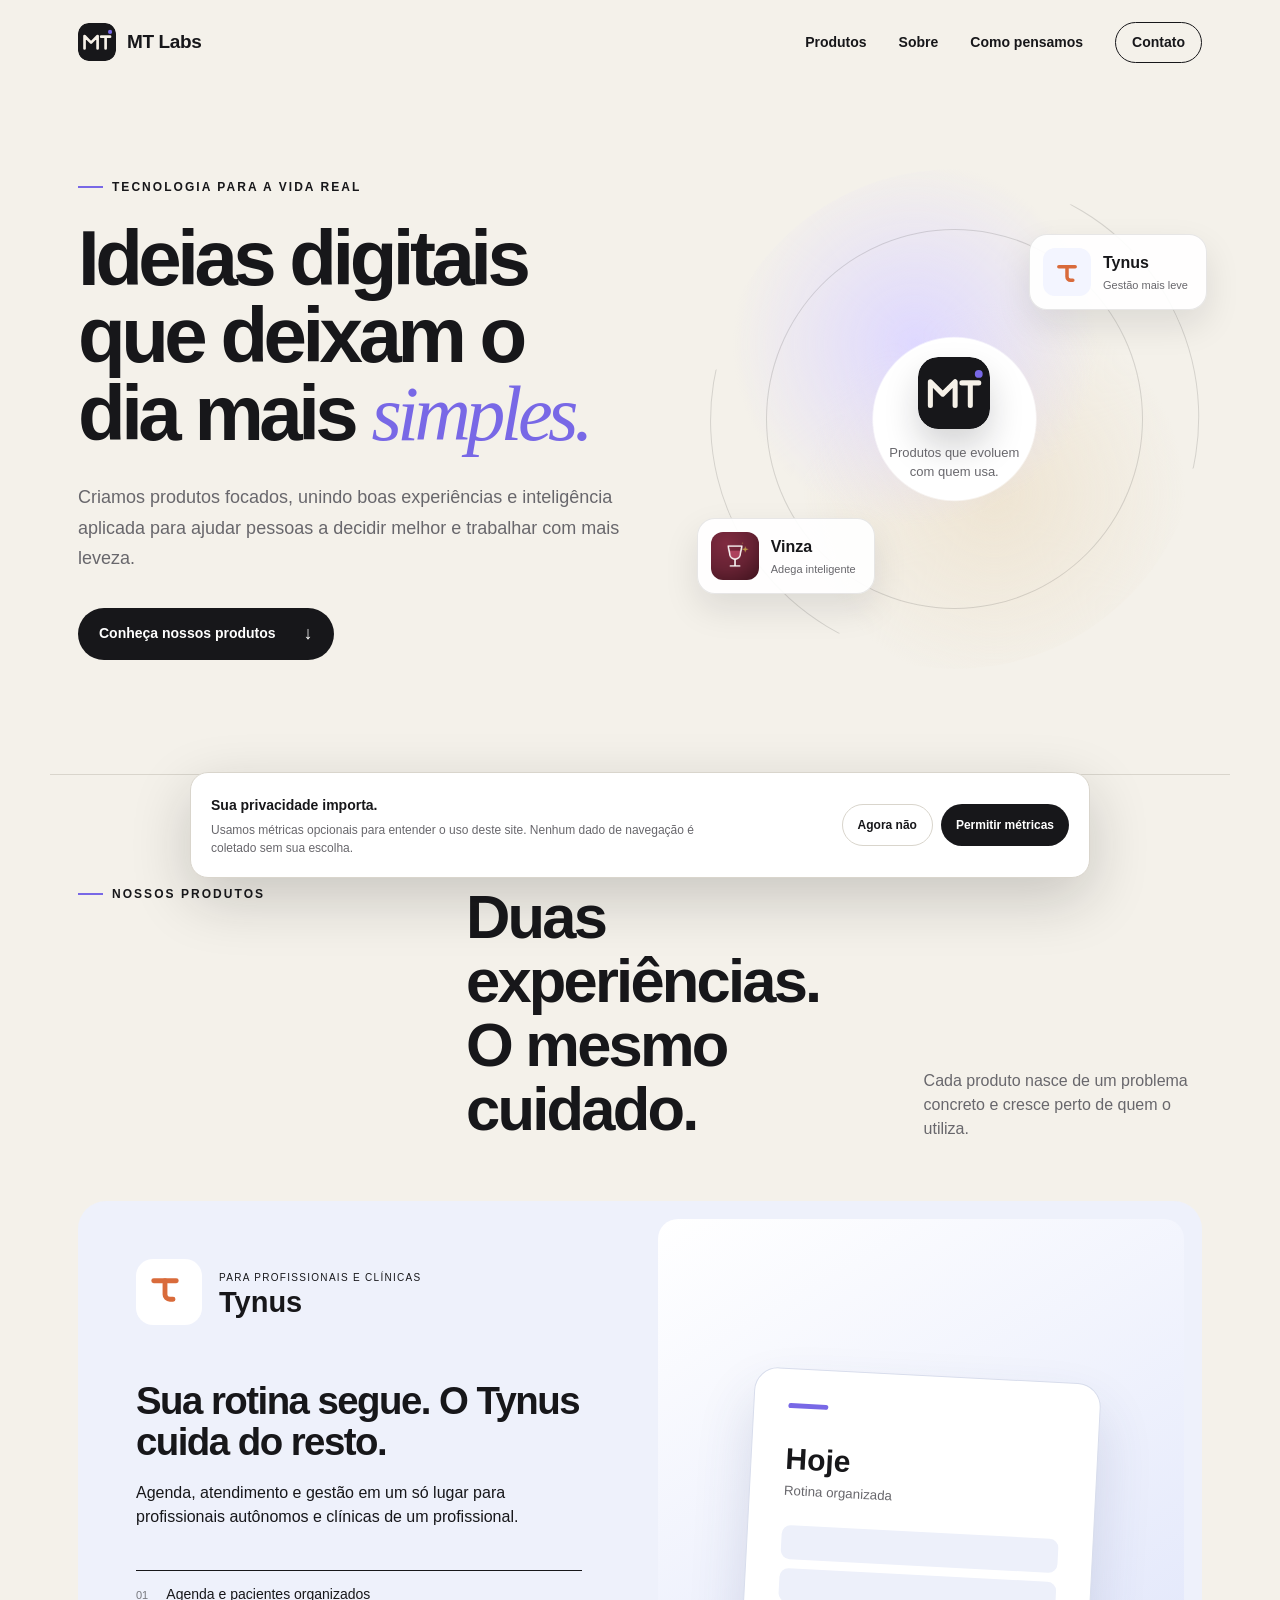
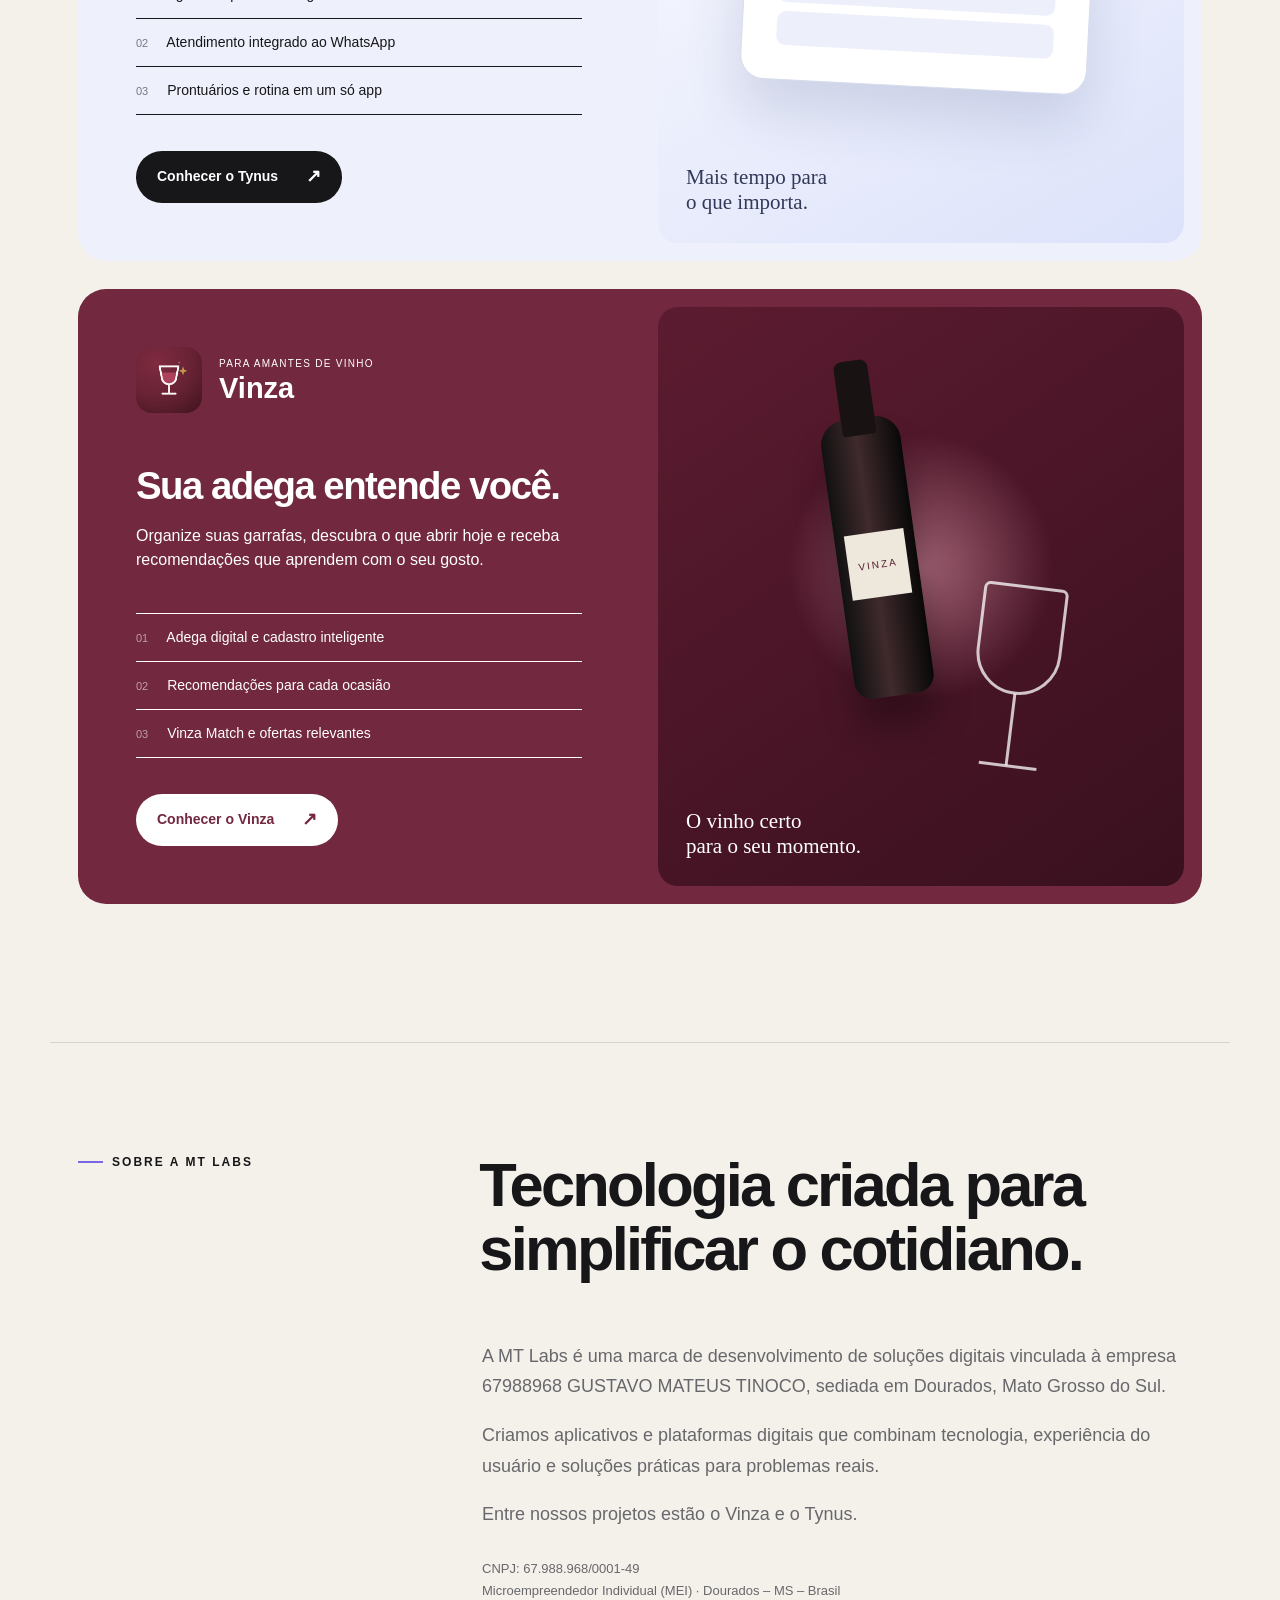
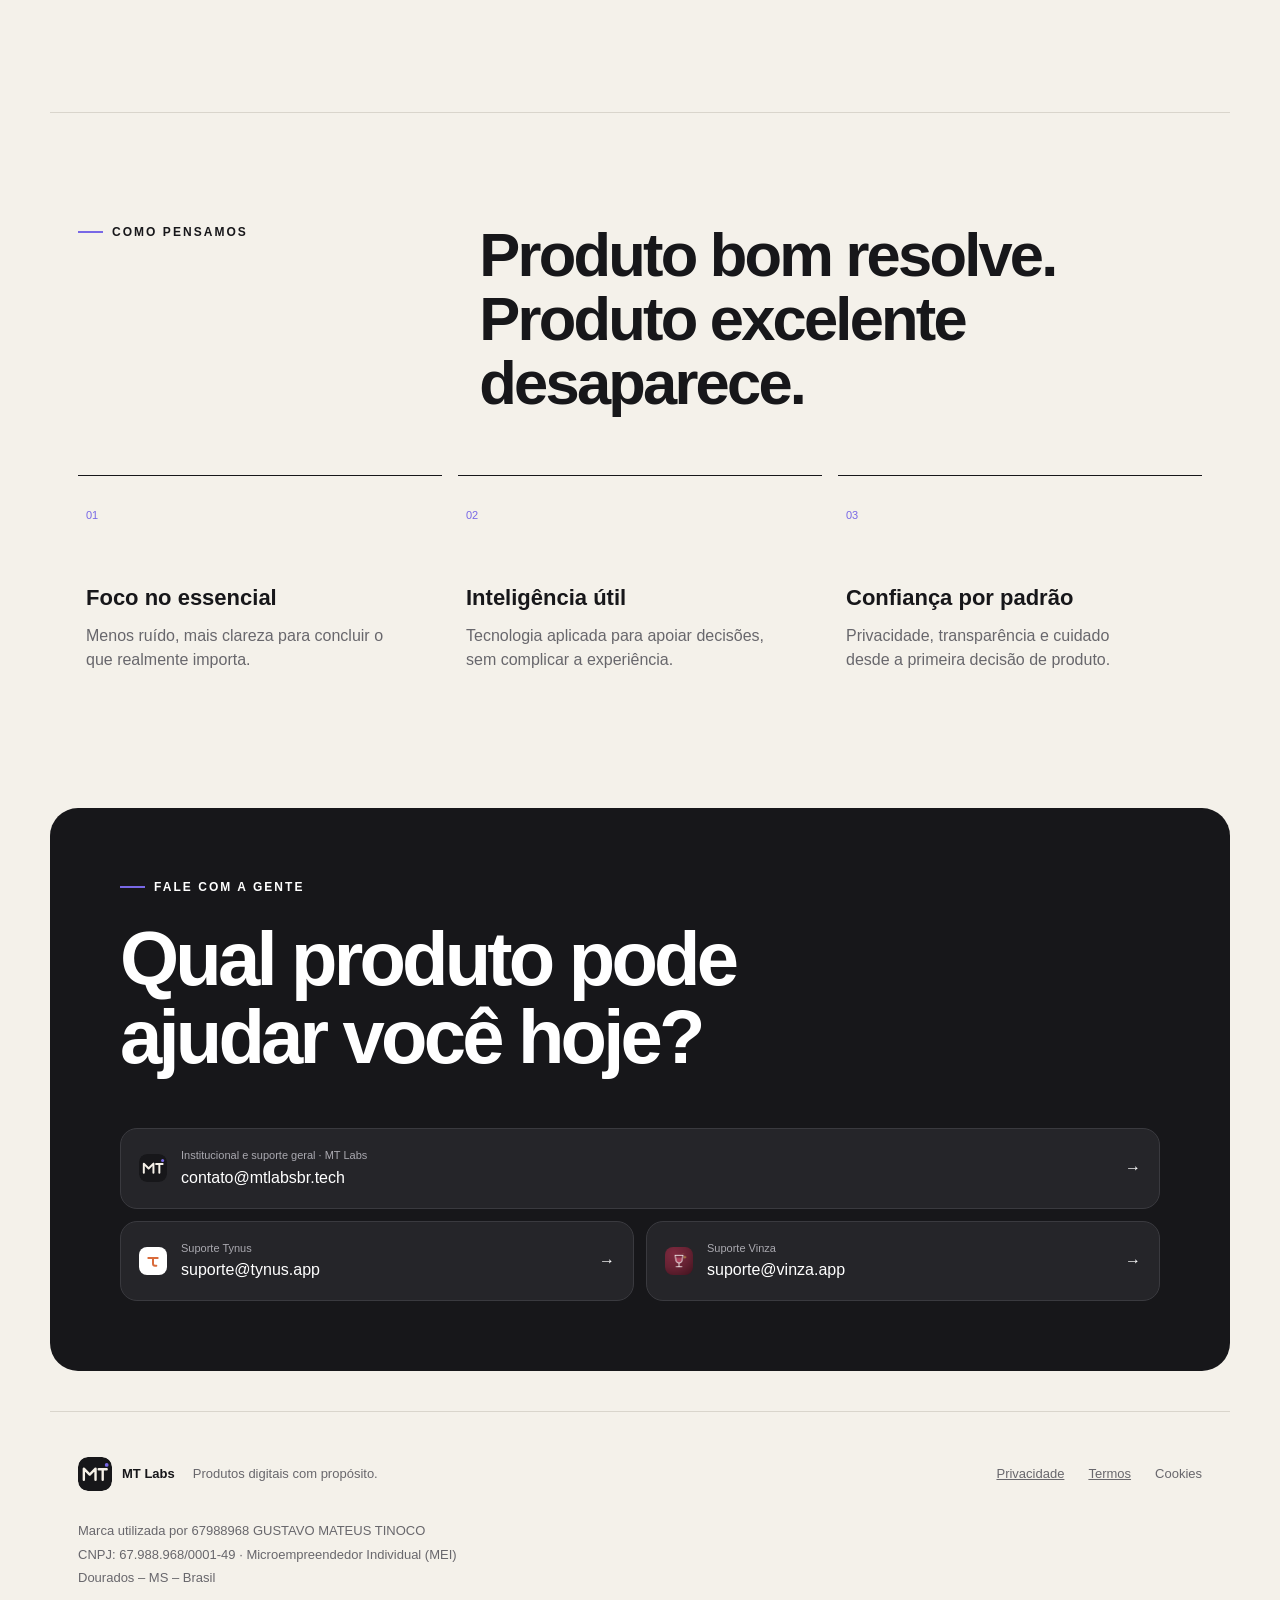
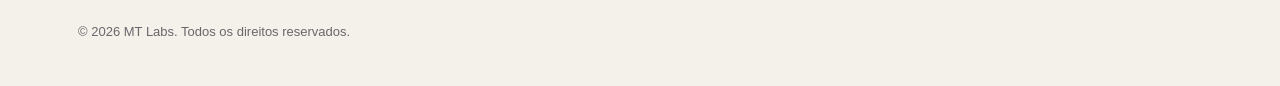
<file: index.html>
<!doctype html>
<html lang="pt-BR">
<head>
  <meta charset="utf-8">
  <meta name="viewport" content="width=device-width, initial-scale=1">
  <title>MT Labs — Produtos digitais com propósito</title>
  <meta name="description" content="A MT Labs é uma marca de desenvolvimento de soluções digitais de Dourados, MS, vinculada à empresa 67988968 GUSTAVO MATEUS TINOCO (MEI). Conheça Vinza e Tynus.">
  <meta name="theme-color" content="#17171a">
  <meta property="og:title" content="MT Labs — Produtos digitais com propósito">
  <meta property="og:description" content="Soluções digitais criadas em Dourados, MS, pela MT Labs, marca de 67988968 GUSTAVO MATEUS TINOCO (MEI). Conheça Vinza e Tynus.">
  <meta property="og:type" content="website">
  <meta property="og:url" content="https://mtlabsbr.tech/">
  <link rel="canonical" href="https://mtlabsbr.tech/">
  <link rel="icon" href="assets/mtlabs-mark.svg" type="image/svg+xml">
  <link rel="stylesheet" href="styles.css">
  <link rel="stylesheet" href="responsive-fixes.css">
  <script type="application/ld+json">
{
  "@context": "https://schema.org",
  "@type": "Organization",
  "@id": "https://mtlabsbr.tech/#organizacao",
  "name": "MT Labs",
  "legalName": "67988968 GUSTAVO MATEUS TINOCO",
  "taxID": "67.988.968/0001-49",
  "url": "https://mtlabsbr.tech/",
  "email": "contato@mtlabsbr.tech",
  "description": "MT Labs é a marca de desenvolvimento de soluções digitais da empresa 67988968 GUSTAVO MATEUS TINOCO, Microempreendedor Individual (MEI), responsável pelos projetos Vinza e Tynus.",
  "address": {
    "@type": "PostalAddress",
    "addressLocality": "Dourados",
    "addressRegion": "MS",
    "addressCountry": "BR"
  }
}
  </script>
</head>
<body>
  <a class="skip-link" href="#conteudo">Pular para o conteúdo</a>
  <header class="site-header">
    <a class="brand" href="#inicio" aria-label="MT Labs — início" data-track="navigation_clicked" data-destination="home">
      <img src="assets/mtlabs-mark.svg" alt="" width="38" height="38">
      <span>MT Labs</span>
    </a>
    <nav aria-label="Navegação principal">
      <a href="#produtos" data-track="navigation_clicked" data-destination="products">Produtos</a>
      <a href="#sobre" data-track="navigation_clicked" data-destination="about">Sobre</a>
      <a href="#principios" data-track="navigation_clicked" data-destination="principles">Como pensamos</a>
      <a class="nav-cta" href="#contato" data-track="navigation_clicked" data-destination="contact">Contato</a>
    </nav>
  </header>

  <main id="conteudo">
    <section class="hero" id="inicio">
      <div class="hero-copy reveal">
        <p class="eyebrow"><span></span> Tecnologia para a vida real</p>
        <h1>Ideias digitais que deixam o dia mais <em>simples.</em></h1>
        <p class="hero-text">Criamos produtos focados, unindo boas experiências e inteligência aplicada para ajudar pessoas a decidir melhor e trabalhar com mais leveza.</p>
        <a class="button button-dark" href="#produtos" data-track="hero_cta_clicked">Conheça nossos produtos <span aria-hidden="true">↓</span></a>
      </div>
      <div class="hero-visual reveal" aria-label="Vinza e Tynus, produtos da MT Labs">
        <div class="orbit orbit-one"></div><div class="orbit orbit-two"></div>
        <div class="visual-center"><img src="assets/mtlabs-mark.svg" alt="" width="72" height="72"><span>Produtos que evoluem<br>com quem usa.</span></div>
        <div class="floating-product floating-tynus"><span class="tynus-icon"><img src="assets/tynus-symbol.svg" alt="" width="42" height="42"></span><div><strong>Tynus</strong><small>Gestão mais leve</small></div></div>
        <div class="floating-product floating-vinza"><img src="assets/vinza-icon.png" alt="" width="48" height="48"><div><strong>Vinza</strong><small>Adega inteligente</small></div></div>
      </div>
    </section>

    <section class="products section" id="produtos">
      <div class="section-heading reveal">
        <p class="eyebrow"><span></span> Nossos produtos</p>
        <h2>Duas experiências.<br>O mesmo cuidado.</h2>
        <p>Cada produto nasce de um problema concreto e cresce perto de quem o utiliza.</p>
      </div>

      <article class="product-card vinza-card reveal">
        <div class="product-content">
          <div class="product-brand"><img src="assets/vinza-icon.png" alt="Ícone do Vinza" width="66" height="66"><div><span>Para amantes de vinho</span><h3>Vinza</h3></div></div>
          <p class="product-lead">Sua adega entende você.</p>
          <p>Organize suas garrafas, descubra o que abrir hoje e receba recomendações que aprendem com o seu gosto.</p>
          <ul class="feature-list">
            <li><span>01</span> Adega digital e cadastro inteligente</li>
            <li><span>02</span> Recomendações para cada ocasião</li>
            <li><span>03</span> Vinza Match e ofertas relevantes</li>
          </ul>
          <a class="button button-light" href="https://vinza.app/" target="_blank" rel="noopener" data-product="vinza" data-track="product_opened">Conhecer o Vinza <span aria-hidden="true">↗</span></a>
        </div>
        <div class="product-art vinza-art" aria-hidden="true"><span class="wine-bottle"></span><span class="wine-glass"></span><span class="art-label">O vinho certo<br>para o seu momento.</span></div>
      </article>

      <article class="product-card tynus-card reveal">
        <div class="product-content">
          <div class="product-brand"><span class="tynus-brand-icon"><img src="assets/tynus-symbol.svg" alt="Ícone do Tynus" width="58" height="58"></span><div><span>Para profissionais e clínicas</span><h3>Tynus</h3></div></div>
          <p class="product-lead">Sua rotina segue. O Tynus cuida do resto.</p>
          <p>Agenda, atendimento e gestão em um só lugar para profissionais autônomos e clínicas de um profissional.</p>
          <ul class="feature-list">
            <li><span>01</span> Agenda e pacientes organizados</li>
            <li><span>02</span> Atendimento integrado ao WhatsApp</li>
            <li><span>03</span> Prontuários e rotina em um só app</li>
          </ul>
          <a class="button button-dark" href="https://tynus.app/" target="_blank" rel="noopener" data-product="tynus" data-track="product_opened">Conhecer o Tynus <span aria-hidden="true">↗</span></a>
        </div>
        <div class="product-art tynus-art" aria-hidden="true"><span class="schedule-card"><i></i><b>Hoje</b><small>Rotina organizada</small><span></span><span></span><span></span></span><span class="art-label">Mais tempo para<br>o que importa.</span></div>
      </article>
    </section>

    <section class="about section" id="sobre" aria-labelledby="sobre-titulo">
      <div class="section-heading reveal">
        <p class="eyebrow"><span></span> Sobre a MT Labs</p>
        <h2 id="sobre-titulo">Tecnologia criada para simplificar o cotidiano.</h2>
      </div>
      <div class="about-copy reveal">
        <p>A MT Labs é uma marca de desenvolvimento de soluções digitais vinculada à empresa 67988968 GUSTAVO MATEUS TINOCO, sediada em Dourados, Mato Grosso do Sul.</p>
        <p>Criamos aplicativos e plataformas digitais que combinam tecnologia, experiência do usuário e soluções práticas para problemas reais.</p>
        <p>Entre nossos projetos estão o Vinza e o Tynus.</p>
        <p class="about-details">CNPJ: 67.988.968/0001-49<br>Microempreendedor Individual (MEI) · Dourados – MS – Brasil</p>
      </div>
    </section>

    <section class="principles section" id="principios">
      <div class="section-heading reveal"><p class="eyebrow"><span></span> Como pensamos</p><h2>Produto bom resolve.<br>Produto excelente desaparece.</h2></div>
      <div class="principle-grid">
        <article class="reveal"><span>01</span><h3>Foco no essencial</h3><p>Menos ruído, mais clareza para concluir o que realmente importa.</p></article>
        <article class="reveal"><span>02</span><h3>Inteligência útil</h3><p>Tecnologia aplicada para apoiar decisões, sem complicar a experiência.</p></article>
        <article class="reveal"><span>03</span><h3>Confiança por padrão</h3><p>Privacidade, transparência e cuidado desde a primeira decisão de produto.</p></article>
      </div>
    </section>

    <section class="contact section reveal" id="contato">
      <p class="eyebrow"><span></span> Fale com a gente</p>
      <h2>Qual produto pode<br>ajudar você hoje?</h2>
      <div class="contact-links">
        <a class="institutional-contact" href="mailto:contato@mtlabsbr.tech" data-track="support_clicked" data-destination="institutional"><img src="assets/mtlabs-mark.svg" alt="" width="28" height="28"><span><small>Institucional e suporte geral · MT Labs</small>contato@mtlabsbr.tech</span><b aria-hidden="true">→</b></a>
        <a href="mailto:suporte@vinza.app" data-product="vinza" data-track="support_clicked"><img src="assets/vinza-icon.png" alt="" width="28" height="28"><span><small>Suporte Vinza</small>suporte@vinza.app</span><b aria-hidden="true">→</b></a>
        <a href="mailto:suporte@tynus.app" data-product="tynus" data-track="support_clicked"><span class="mini-tynus"><img src="assets/tynus-symbol.svg" alt="" width="24" height="24"></span><span><small>Suporte Tynus</small>suporte@tynus.app</span><b aria-hidden="true">→</b></a>
      </div>
    </section>
  </main>

  <footer>
    <div class="footer-brand"><img src="assets/mtlabs-mark.svg" alt="" width="34" height="34"><strong>MT Labs</strong><span>Produtos digitais com propósito.</span></div>
    <div class="footer-links"><a href="privacy.html" data-track="legal_opened" data-document="privacy">Privacidade</a><a href="terms.html" data-track="legal_opened" data-document="terms">Termos</a><button type="button" data-analytics-preferences>Cookies</button></div>
    <div class="footer-identity"><p>Marca utilizada por 67988968 GUSTAVO MATEUS TINOCO</p><p>CNPJ: 67.988.968/0001-49 · Microempreendedor Individual (MEI)</p><p>Dourados – MS – Brasil</p></div>
    <p>© <span data-year></span> MT Labs. Todos os direitos reservados.</p>
  </footer>

  <div class="cookie-banner" data-cookie-banner hidden role="dialog" aria-label="Preferências de dados">
    <div><strong>Sua privacidade importa.</strong><p>Usamos métricas opcionais para entender o uso deste site. Nenhum dado de navegação é coletado sem sua escolha.</p></div>
    <div class="cookie-actions"><button type="button" class="button button-ghost" data-consent="denied">Agora não</button><button type="button" class="button button-dark" data-consent="granted">Permitir métricas</button></div>
  </div>
  <script src="analytics-config.js"></script>
  <script src="script.js"></script>
</body>
</html>
</file>
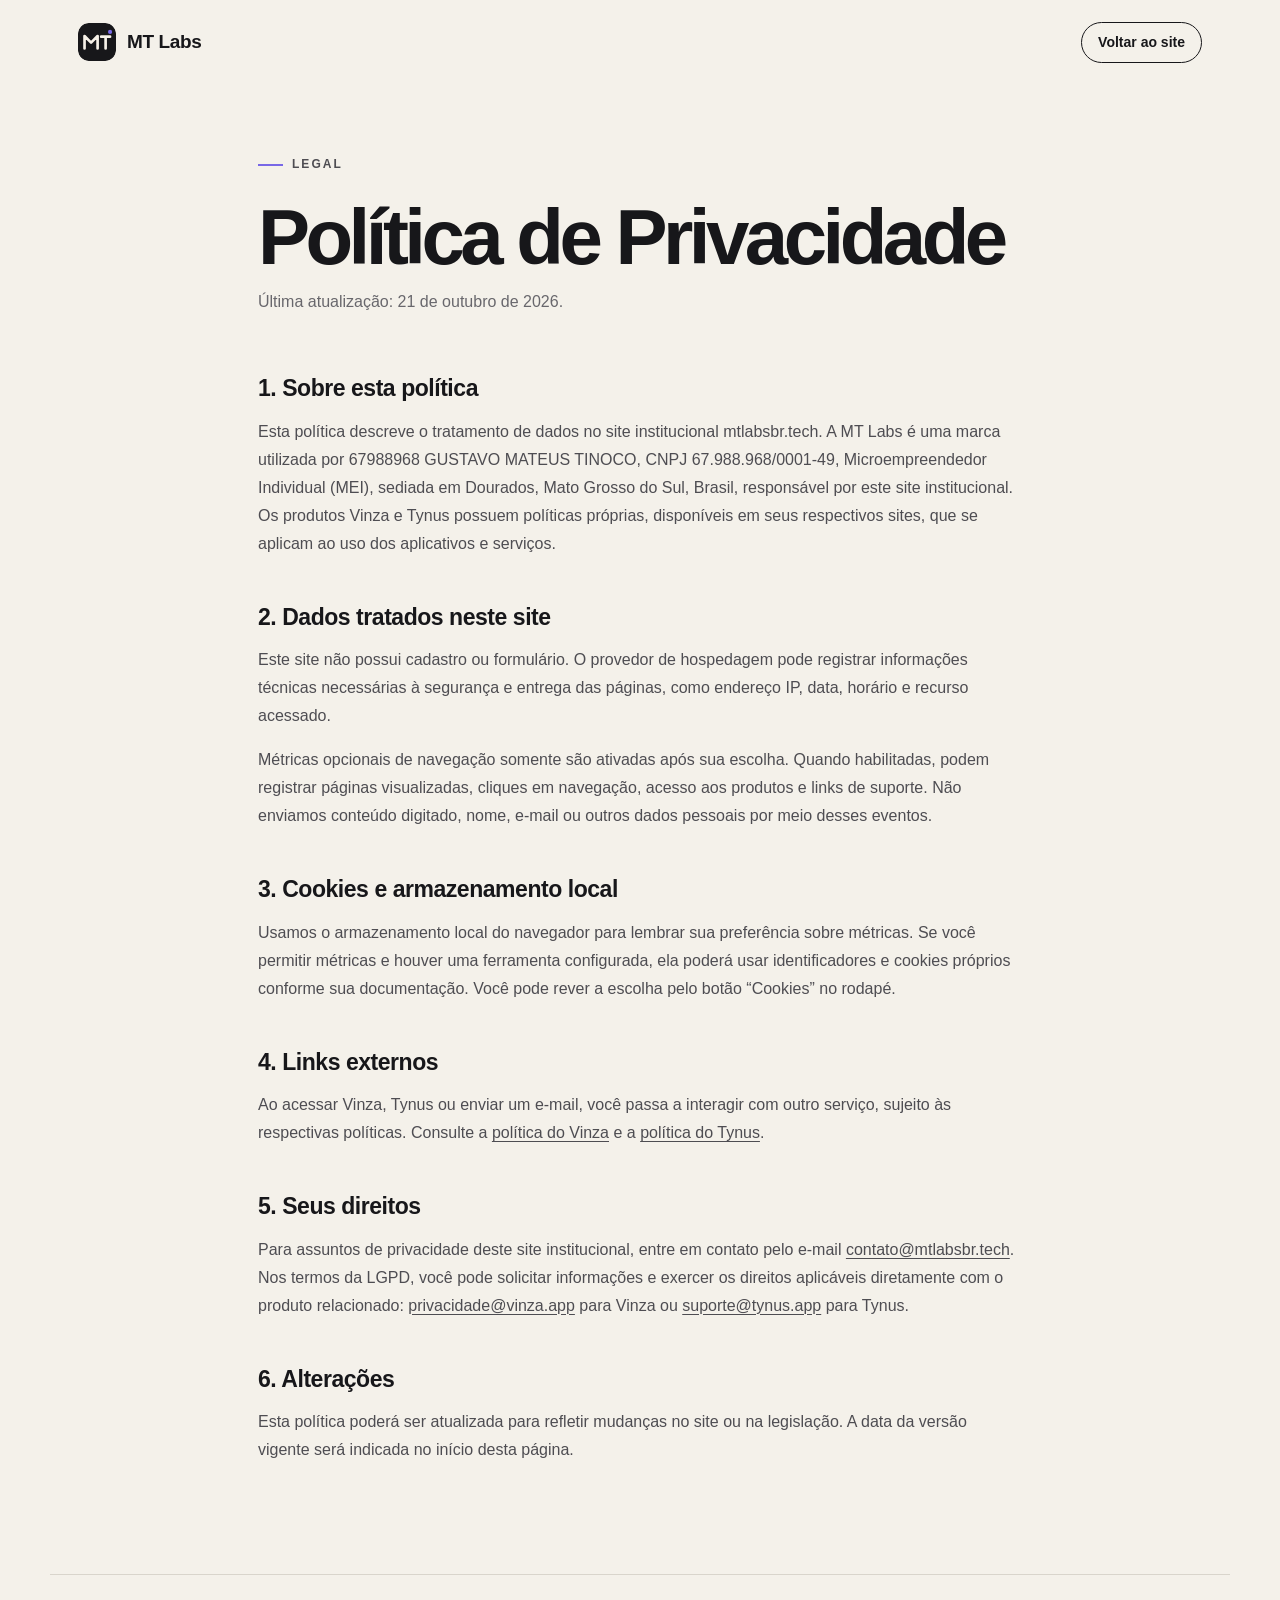
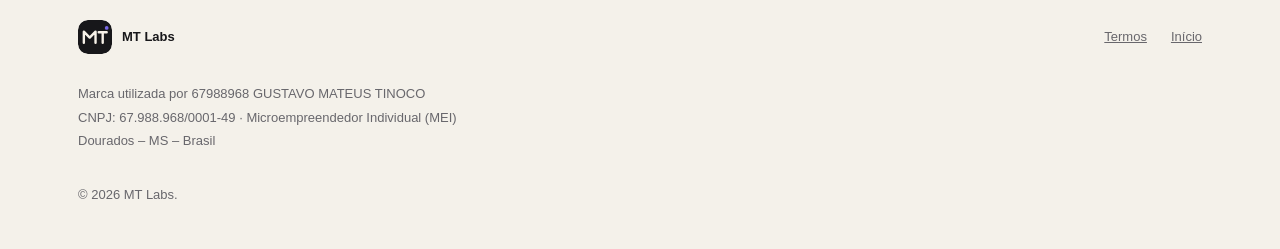
<file: privacy.html>
<!doctype html>
<html lang="pt-BR">
<head>
  <meta charset="utf-8">
  <meta name="viewport" content="width=device-width,initial-scale=1">
  <title>Privacidade — MT Labs</title>
  <meta name="description" content="Política de privacidade do site institucional da MT Labs.">
  <link rel="canonical" href="https://mtlabsbr.tech/privacy.html"><link rel="icon" href="assets/mtlabs-mark.svg" type="image/svg+xml">
  <link rel="stylesheet" href="styles.css">
  <link rel="stylesheet" href="responsive-fixes.css">
  <link rel="stylesheet" href="legal.css">
</head>
<body>
  <header class="site-header"><a class="brand" href="index.html"><img src="assets/mtlabs-mark.svg" alt="" width="38" height="38"><span>MT Labs</span></a><nav aria-label="Navegação"><a class="nav-cta" href="index.html">Voltar ao site</a></nav></header>
  <main class="legal">
    <p class="eyebrow"><span></span> Legal</p>
    <h1>Política de Privacidade</h1>
    <p class="updated">Última atualização: 21 de outubro de 2026.</p>
    <h2>1. Sobre esta política</h2><p>Esta política descreve o tratamento de dados no site institucional mtlabsbr.tech. A MT Labs é uma marca utilizada por 67988968 GUSTAVO MATEUS TINOCO, CNPJ 67.988.968/0001-49, Microempreendedor Individual (MEI), sediada em Dourados, Mato Grosso do Sul, Brasil, responsável por este site institucional. Os produtos Vinza e Tynus possuem políticas próprias, disponíveis em seus respectivos sites, que se aplicam ao uso dos aplicativos e serviços.</p>
    <h2>2. Dados tratados neste site</h2><p>Este site não possui cadastro ou formulário. O provedor de hospedagem pode registrar informações técnicas necessárias à segurança e entrega das páginas, como endereço IP, data, horário e recurso acessado.</p><p>Métricas opcionais de navegação somente são ativadas após sua escolha. Quando habilitadas, podem registrar páginas visualizadas, cliques em navegação, acesso aos produtos e links de suporte. Não enviamos conteúdo digitado, nome, e-mail ou outros dados pessoais por meio desses eventos.</p>
    <h2>3. Cookies e armazenamento local</h2><p>Usamos o armazenamento local do navegador para lembrar sua preferência sobre métricas. Se você permitir métricas e houver uma ferramenta configurada, ela poderá usar identificadores e cookies próprios conforme sua documentação. Você pode rever a escolha pelo botão “Cookies” no rodapé.</p>
    <h2>4. Links externos</h2><p>Ao acessar Vinza, Tynus ou enviar um e-mail, você passa a interagir com outro serviço, sujeito às respectivas políticas. Consulte a <a href="https://vinza.app/privacy.html">política do Vinza</a> e a <a href="https://tynus.app/privacidade.html">política do Tynus</a>.</p>
    <h2>5. Seus direitos</h2><p>Para assuntos de privacidade deste site institucional, entre em contato pelo e-mail <a href="mailto:contato@mtlabsbr.tech" data-track="support_clicked" data-destination="institutional">contato@mtlabsbr.tech</a>. Nos termos da LGPD, você pode solicitar informações e exercer os direitos aplicáveis diretamente com o produto relacionado: <a href="mailto:privacidade@vinza.app">privacidade@vinza.app</a> para Vinza ou <a href="mailto:suporte@tynus.app">suporte@tynus.app</a> para Tynus.</p>
    <h2>6. Alterações</h2><p>Esta política poderá ser atualizada para refletir mudanças no site ou na legislação. A data da versão vigente será indicada no início desta página.</p>
  </main>
  <footer><div class="footer-brand"><img src="assets/mtlabs-mark.svg" alt="" width="34" height="34"><strong>MT Labs</strong></div><div class="footer-links"><a href="terms.html">Termos</a><a href="index.html">Início</a></div><div class="footer-identity"><p>Marca utilizada por 67988968 GUSTAVO MATEUS TINOCO</p><p>CNPJ: 67.988.968/0001-49 · Microempreendedor Individual (MEI)</p><p>Dourados – MS – Brasil</p></div><p>© <span data-year></span> MT Labs.</p></footer>
  <script src="script.js"></script>
</body>
</html>
</file>
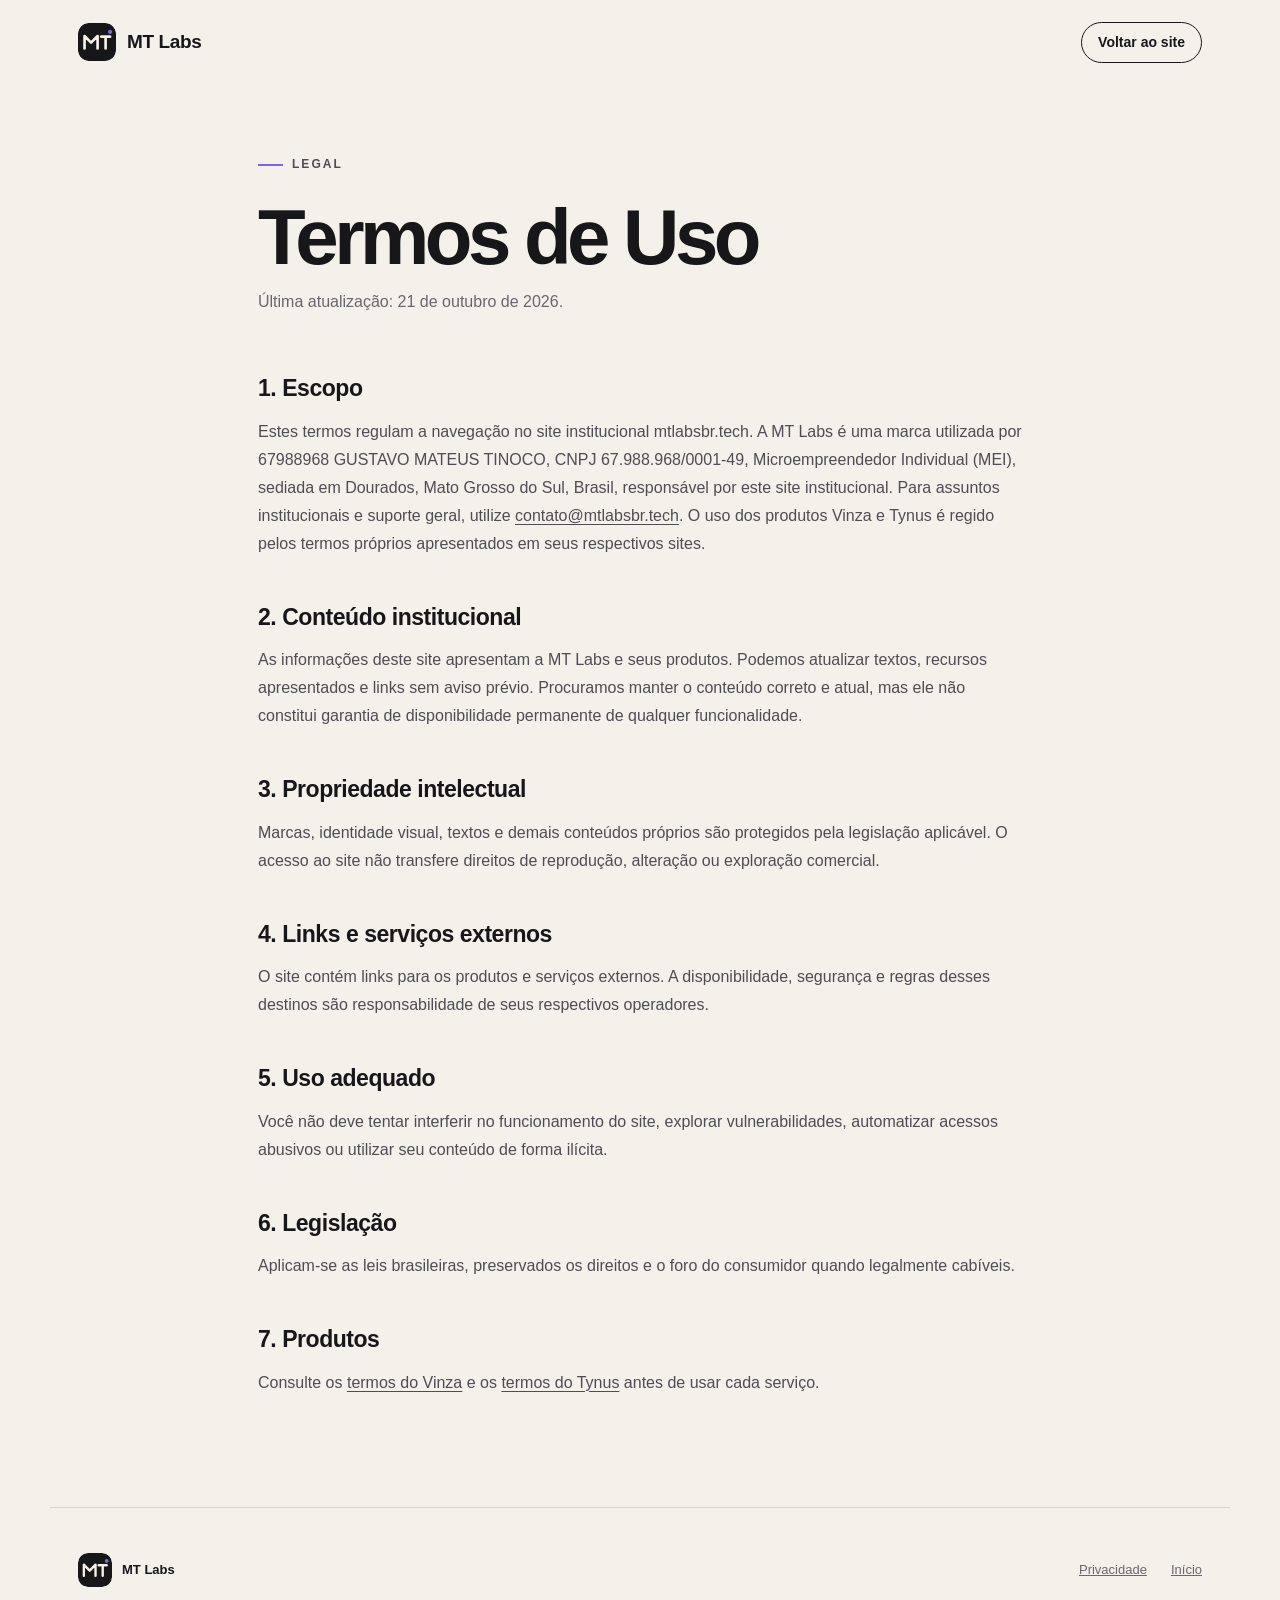
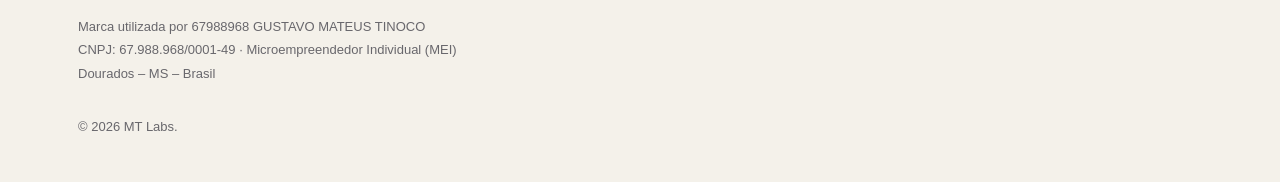
<file: terms.html>
<!doctype html><html lang="pt-BR"><head><meta charset="utf-8"><meta name="viewport" content="width=device-width,initial-scale=1"><title>Termos de Uso — MT Labs</title><meta name="description" content="Termos de uso do site institucional da MT Labs."><link rel="canonical" href="https://mtlabsbr.tech/terms.html"><link rel="icon" href="assets/mtlabs-mark.svg" type="image/svg+xml"><link rel="stylesheet" href="styles.css"><link rel="stylesheet" href="legal.css"></head><body><header class="site-header"><a class="brand" href="index.html"><img src="assets/mtlabs-mark.svg" alt="" width="38" height="38"><span>MT Labs</span></a><nav aria-label="Navegação"><a class="nav-cta" href="index.html">Voltar ao site</a></nav></header><main class="legal"><p class="eyebrow"><span></span> Legal</p><h1>Termos de Uso</h1><p class="updated">Última atualização: 21 de outubro de 2026.</p><h2>1. Escopo</h2><p>Estes termos regulam a navegação no site institucional mtlabsbr.tech. A MT Labs é uma marca utilizada por 67988968 GUSTAVO MATEUS TINOCO, CNPJ 67.988.968/0001-49, Microempreendedor Individual (MEI), sediada em Dourados, Mato Grosso do Sul, Brasil, responsável por este site institucional. Para assuntos institucionais e suporte geral, utilize <a href="mailto:contato@mtlabsbr.tech" data-track="support_clicked" data-destination="institutional">contato@mtlabsbr.tech</a>. O uso dos produtos Vinza e Tynus é regido pelos termos próprios apresentados em seus respectivos sites.</p><h2>2. Conteúdo institucional</h2><p>As informações deste site apresentam a MT Labs e seus produtos. Podemos atualizar textos, recursos apresentados e links sem aviso prévio. Procuramos manter o conteúdo correto e atual, mas ele não constitui garantia de disponibilidade permanente de qualquer funcionalidade.</p><h2>3. Propriedade intelectual</h2><p>Marcas, identidade visual, textos e demais conteúdos próprios são protegidos pela legislação aplicável. O acesso ao site não transfere direitos de reprodução, alteração ou exploração comercial.</p><h2>4. Links e serviços externos</h2><p>O site contém links para os produtos e serviços externos. A disponibilidade, segurança e regras desses destinos são responsabilidade de seus respectivos operadores.</p><h2>5. Uso adequado</h2><p>Você não deve tentar interferir no funcionamento do site, explorar vulnerabilidades, automatizar acessos abusivos ou utilizar seu conteúdo de forma ilícita.</p><h2>6. Legislação</h2><p>Aplicam-se as leis brasileiras, preservados os direitos e o foro do consumidor quando legalmente cabíveis.</p><h2>7. Produtos</h2><p>Consulte os <a href="https://vinza.app/terms.html">termos do Vinza</a> e os <a href="https://tynus.app/termos.html">termos do Tynus</a> antes de usar cada serviço.</p></main><footer><div class="footer-brand"><img src="assets/mtlabs-mark.svg" alt="" width="34" height="34"><strong>MT Labs</strong></div><div class="footer-links"><a href="privacy.html">Privacidade</a><a href="index.html">Início</a></div><div class="footer-identity"><p>Marca utilizada por 67988968 GUSTAVO MATEUS TINOCO</p><p>CNPJ: 67.988.968/0001-49 · Microempreendedor Individual (MEI)</p><p>Dourados – MS – Brasil</p></div><p>© <span data-year></span> MT Labs.</p></footer><script src="script.js"></script></body></html>
</file>
<file: styles.css>
:root{--ink:#17171a;--paper:#f4f1ea;--white:#fff;--muted:#68676c;--line:#d9d5cc;--accent:#7868e6;--wine:#72283f;--tynus:#eef1fb;--radius:28px;--max:1180px}
*{box-sizing:border-box}html{scroll-behavior:smooth}body{margin:0;background:var(--paper);color:var(--ink);font-family:Inter,ui-sans-serif,-apple-system,BlinkMacSystemFont,"Segoe UI",sans-serif;line-height:1.5;-webkit-font-smoothing:antialiased}a{color:inherit}img{display:block}.skip-link{position:fixed;top:-80px;left:20px;z-index:100;background:var(--ink);color:#fff;padding:12px 18px;border-radius:10px}.skip-link:focus{top:20px}.site-header{height:84px;max-width:var(--max);margin:auto;padding:0 28px;display:flex;align-items:center;justify-content:space-between}.brand{display:flex;align-items:center;gap:11px;font-weight:750;font-size:19px;text-decoration:none;letter-spacing:-.02em}.brand img{border-radius:11px}.site-header nav{display:flex;align-items:center;gap:32px}.site-header nav a{text-decoration:none;font-size:14px;font-weight:600}.nav-cta{border:1px solid var(--ink);padding:9px 16px;border-radius:999px}.hero{min-height:690px;max-width:var(--max);margin:auto;padding:70px 28px 90px;display:grid;grid-template-columns:1.06fr .94fr;gap:70px;align-items:center}.eyebrow{font-size:12px;text-transform:uppercase;letter-spacing:.17em;font-weight:750;display:flex;align-items:center;gap:9px;margin:0 0 24px}.eyebrow span{width:25px;height:2px;background:var(--accent)}h1,h2,h3,p{margin-top:0}h1{font-size:clamp(52px,6.1vw,86px);line-height:.99;letter-spacing:-.058em;margin-bottom:30px;max-width:760px}h1 em{font-family:Georgia,serif;font-weight:400;color:var(--accent)}.hero-text{font-size:18px;line-height:1.7;color:var(--muted);max-width:600px;margin-bottom:34px}.button{border:0;display:inline-flex;align-items:center;justify-content:space-between;gap:28px;min-height:52px;padding:0 21px;border-radius:999px;font:inherit;font-size:14px;font-weight:720;text-decoration:none;cursor:pointer}.button-dark{background:var(--ink);color:#fff}.button-light{background:#fff;color:var(--wine)}.button-ghost{background:transparent;color:var(--ink);border:1px solid var(--line)}.button span{font-size:18px}.hero-visual{height:500px;position:relative;border-radius:50%;display:grid;place-items:center;background:radial-gradient(circle,#fff 0 23%,transparent 23.5%),radial-gradient(circle at 42% 35%,#ded8ff,transparent 42%),radial-gradient(circle at 58% 65%,#eee4d2,transparent 44%)}.orbit{position:absolute;border:1px solid rgba(23,23,26,.14);border-radius:50%;inset:12%}.orbit-two{inset:1%;transform:rotate(65deg);clip-path:inset(0 20%)}.visual-center{position:relative;z-index:1;text-align:center;display:flex;flex-direction:column;align-items:center;gap:14px;font-size:13px;color:var(--muted)}.visual-center img{border-radius:20px;box-shadow:0 18px 34px rgba(23,23,26,.18)}.floating-product{position:absolute;z-index:2;display:flex;gap:12px;align-items:center;background:rgba(255,255,255,.92);padding:13px 18px 13px 13px;border:1px solid rgba(23,23,26,.1);border-radius:18px;box-shadow:0 15px 35px rgba(23,23,26,.1)}.floating-product img{border-radius:12px}.floating-product strong,.floating-product small{display:block}.floating-product small{font-size:11px;color:var(--muted);margin-top:2px}.floating-vinza{top:13%;right:-1%}.floating-tynus{bottom:15%;left:-2%}.tynus-icon{width:48px;height:48px;border-radius:12px;background:#f3f5ff;display:grid;place-items:center}.section{max-width:var(--max);margin:auto;padding:110px 28px}.products{border-top:1px solid var(--line)}.section-heading{display:grid;grid-template-columns:1fr 1.2fr .8fr;align-items:end;gap:40px;margin-bottom:60px}.section-heading .eyebrow{align-self:start}.section-heading h2{font-size:clamp(38px,4.8vw,64px);line-height:1.04;letter-spacing:-.045em;margin:0}.section-heading>p:last-child{color:var(--muted);margin:0}.product-card{min-height:590px;border-radius:var(--radius);overflow:hidden;display:grid;grid-template-columns:1fr 1fr;margin-bottom:28px}.product-content{padding:58px;display:flex;flex-direction:column;align-items:flex-start}.product-brand{display:flex;gap:17px;align-items:center;margin-bottom:52px}.product-brand img{border-radius:16px}.product-brand span{display:block;text-transform:uppercase;letter-spacing:.13em;font-size:10px;margin-bottom:3px}.product-brand h3{font-size:29px;line-height:1;margin:0}.product-lead{font-size:clamp(28px,3vw,42px);font-weight:730;line-height:1.08;letter-spacing:-.04em;margin-bottom:18px}.product-content>p:not(.product-lead){max-width:490px}.feature-list{list-style:none;padding:0;margin:25px 0 36px;width:100%;border-top:1px solid currentColor}.feature-list li{padding:13px 0;border-bottom:1px solid currentColor;font-size:14px}.feature-list li span{opacity:.55;font-size:11px;margin-right:15px}.vinza-card{background:var(--wine);color:#fff}.tynus-card{background:var(--tynus)}.tynus-brand-icon{width:66px;height:66px;border-radius:17px;background:#fff;display:grid;place-items:center}.product-art{margin:18px;position:relative;border-radius:20px;overflow:hidden}.vinza-art{background:radial-gradient(circle at 50% 45%,#9f6073,transparent 32%),linear-gradient(145deg,#5c1b30,#39101e)}.wine-bottle{position:absolute;width:80px;height:280px;border-radius:25px 25px 18px 18px;background:linear-gradient(90deg,#111 0,#402a2c 45%,#080808 100%);left:34%;top:19%;transform:rotate(-8deg);box-shadow:0 30px 35px rgba(0,0,0,.3)}.wine-bottle:before{content:"";position:absolute;width:34px;height:75px;left:23px;top:-58px;border-radius:8px 8px 3px 3px;background:#181312}.wine-bottle:after{content:"VINZA";position:absolute;left:10px;right:10px;top:115px;padding:25px 2px;background:#eee7dc;color:#561d30;text-align:center;font-size:10px;letter-spacing:.2em}.wine-glass{position:absolute;width:85px;height:110px;border:3px solid rgba(255,255,255,.75);border-radius:7px 7px 45px 45px;right:23%;top:48%;transform:rotate(7deg)}.wine-glass:before{content:"";position:absolute;left:39px;top:106px;width:3px;height:72px;background:rgba(255,255,255,.75)}.wine-glass:after{content:"";position:absolute;left:13px;top:177px;width:58px;height:3px;background:rgba(255,255,255,.75)}.art-label{position:absolute;left:28px;bottom:27px;color:#fff;font-family:Georgia,serif;font-size:21px;line-height:1.2}.tynus-art{background:linear-gradient(150deg,#fff,#dce2fa);display:grid;place-items:center}.schedule-card{display:block;width:66%;padding:34px;background:#fff;border:1px solid #d8ddec;border-radius:24px;box-shadow:0 30px 55px rgba(53,68,120,.16);transform:rotate(3deg)}.schedule-card i{display:block;width:40px;height:5px;background:#7868e6;border-radius:5px;margin-bottom:28px}.schedule-card b,.schedule-card small{display:block}.schedule-card b{font-size:30px}.schedule-card small{color:var(--muted);margin-bottom:24px}.schedule-card>span{display:block;background:#edf0fa;height:34px;border-radius:9px;margin-top:9px}.tynus-art .art-label{color:#343959}.principles{border-top:1px solid var(--line)}.principles .section-heading{grid-template-columns:1fr 2fr}.principle-grid{display:grid;grid-template-columns:repeat(3,1fr);gap:16px}.principle-grid article{border-top:1px solid var(--ink);padding:26px 8px 10px}.principle-grid article>span{font-size:11px;color:var(--accent)}.principle-grid h3{font-size:22px;margin:55px 0 10px}.principle-grid p{color:var(--muted);max-width:300px}.contact{background:var(--ink);color:#fff;border-radius:var(--radius);margin-bottom:40px;padding:70px}.contact h2{font-size:clamp(42px,6vw,76px);line-height:1.03;letter-spacing:-.05em;margin-bottom:52px}.contact-links{display:grid;grid-template-columns:1fr 1fr;gap:12px}.contact-links a{display:grid;grid-template-columns:auto 1fr auto;align-items:center;gap:14px;background:#252529;border:1px solid #3a3a3f;border-radius:17px;padding:18px;text-decoration:none}.contact-links img{border-radius:8px}.contact-links small{display:block;color:#aaa9b0;font-size:11px;margin-bottom:2px}.mini-tynus{width:28px;height:28px;display:grid;place-items:center;background:#fff;border-radius:8px}footer{max-width:var(--max);margin:auto;padding:45px 28px;display:grid;grid-template-columns:1fr auto;gap:30px;border-top:1px solid var(--line);font-size:13px;color:var(--muted)}.footer-brand{display:flex;align-items:center;gap:10px;color:var(--ink)}.footer-brand img{border-radius:10px}.footer-brand span{color:var(--muted);margin-left:8px}.footer-links{display:flex;gap:24px;align-items:center}.footer-links a,.footer-links button{font:inherit;color:inherit;background:none;border:0;padding:0;cursor:pointer}footer>p{grid-column:1/-1;margin:0}.cookie-banner{position:fixed;z-index:50;left:22px;right:22px;bottom:22px;max-width:900px;margin:auto;background:#fff;border:1px solid var(--line);border-radius:18px;box-shadow:0 20px 60px rgba(23,23,26,.2);padding:20px;display:flex;justify-content:space-between;align-items:center;gap:30px}.cookie-banner[hidden]{display:none}.cookie-banner strong{font-size:14px}.cookie-banner p{font-size:12px;color:var(--muted);margin:4px 0 0;max-width:520px}.cookie-actions{display:flex;gap:8px;flex-shrink:0}.cookie-actions .button{min-height:42px;padding:0 15px;font-size:12px}.reveal{opacity:0;transform:translateY(18px);transition:opacity .6s ease,transform .6s ease}.reveal.visible{opacity:1;transform:none}@media (prefers-reduced-motion:reduce){html{scroll-behavior:auto}.reveal{opacity:1;transform:none;transition:none}}@media(max-width:800px){.site-header{height:72px;padding:0 20px}.site-header nav a:not(.nav-cta){display:none}.hero{padding:48px 20px 70px;grid-template-columns:1fr;gap:35px}.hero-visual{height:370px}.floating-vinza{right:0}.floating-tynus{left:0}.section{padding:78px 20px}.section-heading,.principles .section-heading{grid-template-columns:1fr;gap:16px;margin-bottom:40px}.product-card{grid-template-columns:1fr;min-height:0}.product-content{padding:34px 26px}.product-brand{margin-bottom:35px}.product-art{height:380px}.principle-grid{grid-template-columns:1fr}.principle-grid h3{margin-top:25px}.contact{margin:0 12px 30px;padding:52px 26px}.contact-links{grid-template-columns:1fr}footer{grid-template-columns:1fr}.footer-links{flex-wrap:wrap}.cookie-banner{align-items:stretch;flex-direction:column;gap:15px}.cookie-actions{justify-content:flex-end}}@media(max-width:430px){h1{font-size:49px}.hero-visual{height:320px}.floating-product{padding:9px 12px 9px 9px}.floating-product img,.tynus-icon{width:40px;height:40px}.product-art{height:320px}.wine-bottle{left:28%;transform:scale(.83) rotate(-8deg)}.wine-glass{right:14%;transform:scale(.8) rotate(7deg)}.schedule-card{width:80%;padding:25px}.footer-brand span{display:none}.cookie-actions{flex-direction:column}.cookie-actions .button{width:100%}}

.about{border-top:1px solid var(--line)}
.about .section-heading{grid-template-columns:1fr 2fr}
.about-copy{max-width:720px;margin-left:auto;color:var(--muted);font-size:18px;line-height:1.7}
.about-details{font-size:13px;margin:28px 0 0}
.contact-links .institutional-contact{grid-column:1/-1;order:-2}
.contact-links a>span{min-width:0;overflow-wrap:anywhere}
.footer-identity{grid-column:1/-1;overflow-wrap:anywhere}
.footer-identity p{margin:0 0 4px}
@media(max-width:800px){.about .section-heading{grid-template-columns:1fr}.about-copy{font-size:16px}}
</file>
<file: responsive-fixes.css>
body { overflow-x: hidden; }
.hero-copy, .hero-visual, .product-content, .product-art { min-width: 0; }
.products { display: grid; }
.products > .section-heading { grid-row: 1; }
.products > .tynus-card { grid-row: 2; }
.products > .vinza-card { grid-row: 3; }
.floating-tynus { top: 13%; right: -1%; bottom: auto; left: auto; }
.floating-vinza { top: auto; right: auto; bottom: 15%; left: -2%; }
.contact-links a[data-product="tynus"] { order: -1; }
@media (max-width: 430px) {
  h1 { font-size: 45px; }
  .cookie-banner { max-width: calc(100vw - 44px); }
}
</file>
<file: legal.css>
.legal{max-width:820px;margin:70px auto 110px;padding:0 28px}.legal h1{font-size:clamp(46px,7vw,78px);margin-bottom:12px}.legal .updated{color:var(--muted);margin-bottom:55px}.legal h2{font-size:23px;letter-spacing:-.02em;margin:42px 0 12px}.legal p{color:#4e4d52;line-height:1.75}.legal a{text-decoration-thickness:1px;text-underline-offset:3px}@media(max-width:600px){.legal{margin-top:45px;padding:0 20px}.legal h1{font-size:47px}}
</file>
